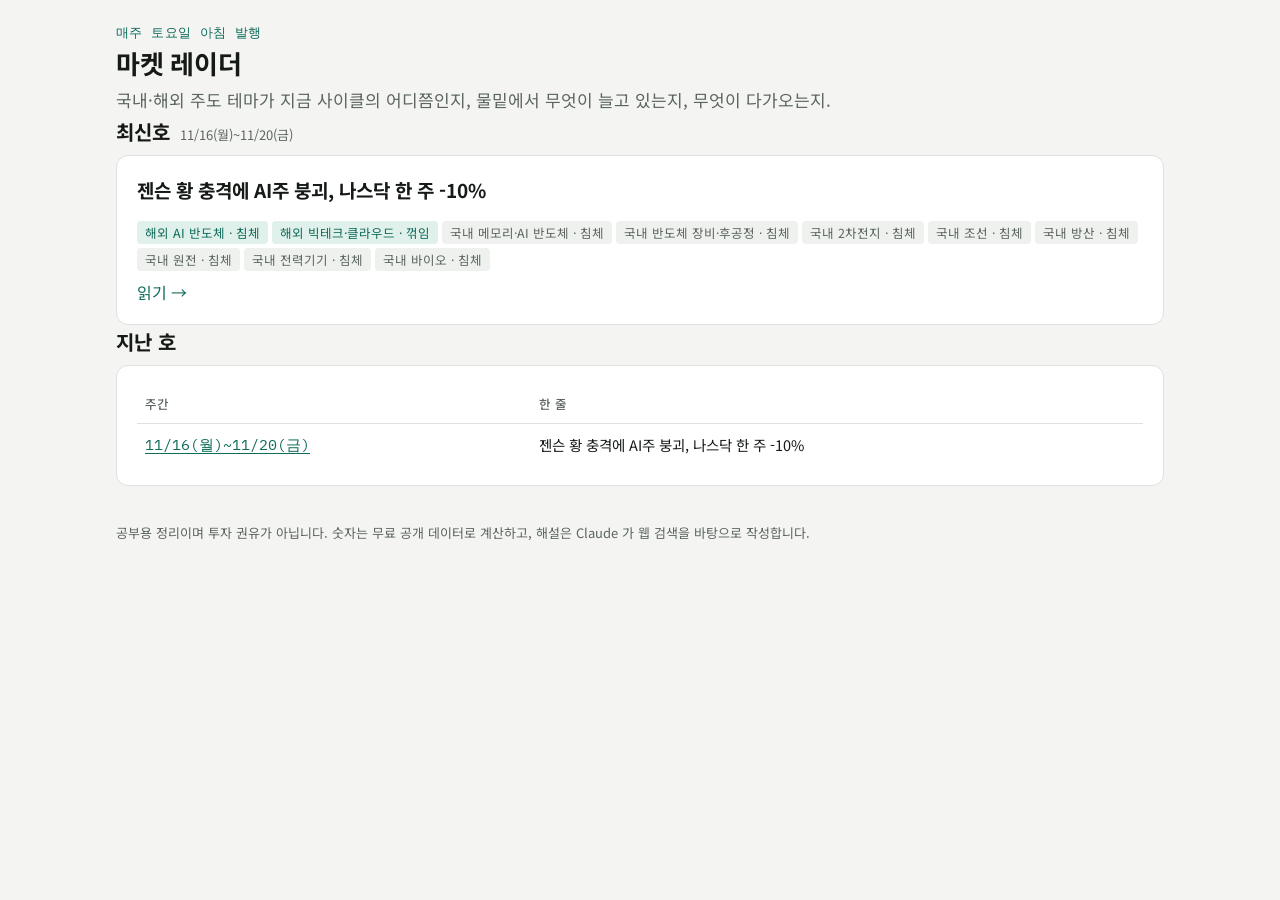
<file: index.html>
<!doctype html>
<html lang="ko">
<head>
<meta charset="utf-8">
<meta name="viewport" content="width=device-width, initial-scale=1, viewport-fit=cover">
<title>마켓 레이더</title>
<meta name="description" content="매주 토요일, 국내·해외 주식시장의 주도 테마 흐름과 물밑 키워드, 다가오는 이벤트를 정리합니다.">
<link rel="preconnect" href="https://fonts.googleapis.com">
<link rel="preconnect" href="https://fonts.gstatic.com" crossorigin>
<link rel="stylesheet" href="https://fonts.googleapis.com/css2?family=IBM+Plex+Mono:wght@400;500&family=Noto+Sans+KR:wght@400;500;600;700&display=swap" media="print" onload="this.media='all'">
<link rel="stylesheet" href="assets/radar.css">
</head>
<body>
<div class="wrap">
<header>
  <div class="eyebrow">매주 토요일 아침 발행</div>
  <h1>마켓 레이더</h1>
  <p class="headline">국내·해외 주도 테마가 지금 사이클의 어디쯤인지, 물밑에서 무엇이 늘고 있는지, 무엇이 다가오는지.</p>
</header>

<section>
  <h2>최신호 <small>11/16(월)~11/20(금)</small></h2>
  <a class="card" href="2026-11-21/" style="text-decoration:none;color:inherit;display:grid;gap:8px">
    <h3 style="font-size:19px;margin:0">젠슨 황 충격에 AI주 붕괴, 나스닥 한 주 -10%</h3>
<div class="tags"><span class="tag hot">해외 AI 반도체 · 침체</span><span class="tag hot">해외 빅테크·클라우드 · 꺾임</span><span class="tag">국내 메모리·AI 반도체 · 침체</span><span class="tag">국내 반도체 장비·후공정 · 침체</span><span class="tag">국내 2차전지 · 침체</span><span class="tag">국내 조선 · 침체</span><span class="tag">국내 방산 · 침체</span><span class="tag">국내 원전 · 침체</span><span class="tag">국내 전력기기 · 침체</span><span class="tag">국내 바이오 · 침체</span></div>    <span style="color:var(--accent)">읽기 →</span>
  </a>
</section>

<section>
  <h2>지난 호</h2>
  <div class="card"><div class="tbl-wrap"><table>
    <thead><tr><th>주간</th><th>한 줄</th></tr></thead>
    <tbody><tr><td class="num" style="white-space:nowrap"><a href="2026-11-21/">11/16(월)~11/20(금)</a></td><td>젠슨 황 충격에 AI주 붕괴, 나스닥 한 주 -10%</td></tr></tbody>
  </table></div></div>
</section>

<footer>
  <div>공부용 정리이며 투자 권유가 아닙니다. 숫자는 무료 공개 데이터로 계산하고, 해설은 Claude 가 웹 검색을 바탕으로 작성합니다.</div>
</footer>
</div>
</body>
</html>
</file>
<file: assets/radar.css>
/* 마켓 레이더 — 상단 고정 앱바 + 탭(페이지) 전환.
   '한눈에' 는 대시보드(짧은 카드), 나머지 탭은 읽는 페이지(제목 → 핵심 한 문장 → 본문 블록). */
:root {
  --bg: #f4f5f3; --surface: #ffffff; --ink: #161a17; --muted: #5c655f; --faint: #8a938d; --line: #dde2de; --chip: #eef1ee;
  --accent: #0f6b5a; --accent-soft: #e0f0eb; --up: #d13b1f; --down: #1d4ed8;
  --st-rise: #15803d; --st-hot: #c2410c; --st-roll: #b45309; --st-slump: #9f1239; --st-base: #475569; --st-rerise: #0f766e;
  --font: "Noto Sans KR", "Apple SD Gothic Neo", "Malgun Gothic", sans-serif;
  --mono: "IBM Plex Mono", ui-monospace, Consolas, monospace;
  --radius: 12px;
}
@media (prefers-color-scheme: dark) {
  :root {
    --bg: #0f1311; --surface: #171c19; --ink: #e5ebe7; --muted: #a3afa8; --faint: #7d8983; --line: #29312d; --chip: #1f2622;
    --accent: #4fd1b0; --accent-soft: #163029; --up: #ff7a59; --down: #7aa2ff;
    --st-rise: #22a35a; --st-hot: #e0661f; --st-roll: #c98a12; --st-slump: #c2304f; --st-base: #64748b; --st-rerise: #14a394;
    color-scheme: dark;
  }
}
* { box-sizing: border-box; }
/* hidden 속성이 .grid2 { display: grid } 같은 규칙에 지지 않게 — 국내/해외 패널 전환이 안 되던 원인 */
[hidden] { display: none !important; }
html { font-family: var(--font); }
body { margin: 0; background: var(--bg); color: var(--ink); font-family: var(--font); font-size: 16px; line-height: 1.7; }
a { color: var(--accent); text-underline-offset: 3px; }
:focus-visible { outline: 2px solid var(--accent); outline-offset: 2px; }
h1 { font-size: 26px; line-height: 1.35; margin: 2px 0 0; text-wrap: balance; letter-spacing: -0.01em; }
h2 { font-size: 20px; margin: 0 0 6px; display: flex; flex-wrap: wrap; gap: 2px 10px; align-items: baseline; }
h2 small { font-size: 13px; color: var(--muted); font-weight: 400; }
h3 { font-size: 16px; margin: 0 0 8px; }
.headline { font-size: 17px; color: var(--muted); margin: 6px 0 0; }
p { margin: 0 0 10px; }
.num { font-family: var(--mono); font-variant-numeric: tabular-nums; }
.muted { color: var(--muted); }
.up { color: var(--up); } .down { color: var(--down); }
.err { color: var(--muted); font-style: italic; font-size: 14px; }
.hint { color: var(--faint); font-size: 13px; margin: 6px 0 0; }

/* ── 앱바 + 탭 ───────────────────────── */
.appbar { position: sticky; top: 0; z-index: 10; background: var(--surface); border-bottom: 1px solid var(--line);
  padding-top: env(safe-area-inset-top, 0px); }
.appbar-in, .viewtabs { max-width: 1080px; margin: 0 auto;
  padding-left: max(16px, env(safe-area-inset-left, 0px)); padding-right: max(16px, env(safe-area-inset-right, 0px)); }
.appbar-in { display: flex; align-items: baseline; gap: 12px; padding-block: 10px 2px; }
.brand { font-weight: 700; color: var(--ink); text-decoration: none; font-size: 16px; }
.week { color: var(--muted); font-size: 13px; }
.archive { margin-left: auto; font-size: 13px; color: var(--muted); }
.viewtabs { display: flex; gap: 4px; overflow-x: auto; scrollbar-width: none; }
.viewtabs::-webkit-scrollbar { display: none; }
.viewtabs a { flex: none; padding: 10px 12px 9px; font-size: 15px; color: var(--muted); text-decoration: none;
  border-bottom: 3px solid transparent; white-space: nowrap; }
.viewtabs a:hover { color: var(--ink); }
.viewtabs a[aria-current="page"] { color: var(--ink); font-weight: 600; border-bottom-color: var(--accent); }

/* ── 본문 틀 ─────────────────────────── */
.wrap { max-width: 1080px; margin: 0 auto; padding-block: 22px 64px;
  padding-left: max(16px, env(safe-area-inset-left, 0px)); padding-right: max(16px, env(safe-area-inset-right, 0px)); }
.view { display: grid; gap: 16px; min-width: 0; }
.js .view[hidden] { display: none; }
.view + .view { margin-top: 40px; }           /* JS 없을 때 전부 이어서 보일 경우 간격 */
.js .view + .view { margin-top: 0; }
.viewtitle { font-size: 22px; margin: 4px 0 0; display: flex; flex-wrap: wrap; gap: 2px 10px; align-items: baseline; }
.viewtitle small { font-size: 13px; color: var(--muted); font-weight: 400; }
.card { background: var(--surface); border: 1px solid var(--line); border-radius: var(--radius); padding: 18px 20px; min-width: 0; }
.cardhead { display: flex; justify-content: space-between; align-items: baseline; gap: 10px; margin-bottom: 10px; }
.cardtitle { font-size: 17px; margin: 0; display: flex; gap: 8px; align-items: baseline; }
.cardtitle small { font-size: 13px; color: var(--muted); font-weight: 400; }
.more { font-size: 14px; white-space: nowrap; text-decoration: none; font-weight: 500; }
.minihead { font-size: 13px; color: var(--muted); font-weight: 600; margin: 12px 0 4px; letter-spacing: .02em; }
.minihead:first-of-type { margin-top: 0; }
.cardhead + .minihead { margin-top: 0; }
.grid2 { display: grid; grid-template-columns: repeat(2, minmax(0, 1fr)); gap: 14px; }
.statline { font-size: 15px; margin: 0 0 6px; }
.statline b { font-size: 17px; }

/* ── 한눈에 ─────────────────────────── */
.hero { display: grid; gap: 2px; }
.eyebrow { font-family: var(--mono); font-size: 12.5px; color: var(--accent); letter-spacing: .03em; }
.score { display: grid; grid-template-columns: repeat(4, minmax(0, 1fr)); gap: 1px; background: var(--line);
  border: 1px solid var(--line); border-radius: var(--radius); overflow: hidden; }
.score > div { background: var(--surface); padding: 12px 16px; display: grid; gap: 0; }
.score .l { font-size: 13px; color: var(--muted); }
.score .v { font-size: 22px; font-weight: 500; line-height: 1.35; }
.score .c { font-size: 13.5px; }
.keycard { padding: 16px 20px; }
.keycard .cardtitle { margin-bottom: 8px; }
.keypoints { margin: 0; padding-left: 22px; display: grid; gap: 8px; font-size: 16.5px; line-height: 1.6; }
.keypoints li::marker { color: var(--accent); font-family: var(--mono); font-weight: 600; }
.stagebar { display: flex; height: 30px; border-radius: 8px; overflow: hidden; gap: 2px; margin-bottom: 14px; }
.stagebar span { display: flex; align-items: center; justify-content: center; color: #fff; font-size: 12.5px; font-weight: 600;
  white-space: nowrap; overflow: hidden; min-width: 64px; padding: 0 8px; }
.ov-cols { display: grid; grid-template-columns: repeat(3, minmax(0, 1fr)); gap: 18px; }
.ov-grid { display: grid; grid-template-columns: repeat(3, minmax(0, 1fr)); gap: 14px; }
.mini { list-style: none; margin: 0; padding: 0; display: grid; gap: 6px; font-size: 15px; }
.mini li { display: flex; justify-content: space-between; gap: 10px; align-items: baseline; min-width: 0; }
.mini li > span { min-width: 0; overflow-wrap: anywhere; }
.mini li > b { white-space: nowrap; font-weight: 600; }
.events-mini li { justify-content: flex-start; }
.events-mini li > span:first-child { flex: none; width: 44px; font-size: 13px; }
.events-mini .imp { margin-left: auto; }
.opinion { border-color: var(--accent); background: var(--accent-soft); }
.opinion p { max-width: 46em; }
.note { font-size: 14.5px; color: var(--muted); margin: 8px 0 0; }

/* ── 지수 흐름 + 큰 뉴스 카드 ─────────── */
.ixhead { display: flex; flex-wrap: wrap; justify-content: space-between; align-items: center; gap: 10px; }
.ixctl { display: flex; flex-wrap: wrap; gap: 8px; }
.seg { display: inline-flex; border: 1px solid var(--line); border-radius: 999px; padding: 2px; background: var(--chip); }
.seg button { font: inherit; font-size: 13.5px; border: 0; background: none; color: var(--muted); padding: 5px 12px; border-radius: 999px; cursor: pointer; }
.seg button[aria-pressed="true"] { background: var(--surface); color: var(--ink); font-weight: 600; box-shadow: 0 1px 2px rgba(0,0,0,.08); }
.ixstat { margin: 8px 0 4px; font-size: 15px; color: var(--muted); }
.ixstat b { color: var(--ink); }
.ixstat b.up { color: var(--up); } .ixstat b.down { color: var(--down); }
.ixstage { position: relative; }
.ixlane { position: relative; }
.ixcanvas { position: relative; height: 280px; }
.evcard { position: absolute; width: 156px; display: grid; gap: 2px; padding: 6px 9px; border-radius: 8px; background: var(--surface);
  border: 1px solid var(--line); border-top: 3px solid var(--up); text-decoration: none; color: var(--ink); font-size: 12.5px; line-height: 1.35;
  box-shadow: 0 1px 3px rgba(0,0,0,.06); }
.evcard.down { border-top-color: var(--down); }
.evcard .h { font-family: var(--mono); font-size: 11.5px; color: var(--muted); }
.evcard .h b { color: var(--up); } .evcard.down .h b { color: var(--down); }
.evcard .no { margin-right: 4px; font-family: var(--font); }
.evcard .t { font-weight: 600; display: -webkit-box; -webkit-line-clamp: 2; -webkit-box-orient: vertical; overflow: hidden; }
a.evcard:hover, button.evcard:hover { border-color: var(--accent); }
button.evcard { font: inherit; color: inherit; text-align: left; cursor: pointer; }
.evcard[aria-pressed="true"] { border-color: var(--accent); box-shadow: 0 0 0 2px var(--accent); }
.ixdetail { margin-top: 12px; padding: 14px 16px; border: 1px solid var(--line); border-radius: 10px; background: var(--surface); display: grid; gap: 6px; }
.ixdetail .h { font-family: var(--mono); font-size: 13px; color: var(--muted); }
.ixdetail .h b.up { color: var(--up); } .ixdetail .h b.down { color: var(--down); }
.ixdetail .no { margin-right: 6px; font-family: var(--font); color: var(--accent); }
.ixdetail .t { font-weight: 600; font-size: 16.5px; }
.ixdetail .why { margin: 0; color: var(--muted); font-size: 15px; }
.ixdetail .go { justify-self: start; font-size: 14px; color: var(--accent); }
.brief { margin-top: 8px; padding: 8px 12px; border-radius: 8px; background: var(--chip); font-size: 14.5px; line-height: 1.65; }
.brief summary { cursor: pointer; color: var(--accent); font-size: 13.5px; }
.brief .lbl { color: var(--accent); font-size: 13px; }
.brief p { margin: 4px 0 0; } .brief .bt { font-weight: 600; }
.brief a { font-size: 13.5px; color: var(--accent); }
.ixlane.bottom .evcard { margin-top: 6px; }
.ixlane.top .evcard { margin-bottom: 6px; }
.ixlist { list-style: none; margin: 12px 0 0; padding: 0; display: none; gap: 10px; }
.ixlist li { display: grid; grid-template-columns: 22px 44px 58px minmax(0, 1fr); gap: 6px; align-items: baseline; font-size: 14.5px; }
.ixlist .no { color: var(--accent); font-weight: 600; }
.ixlist .tx { display: grid; gap: 2px; }
.ixlist .why { color: var(--muted); font-size: 13.5px; }

/* ── 해설 블록: 제목 → 핵심 한 문장 → 본문 ─ */
.blocks { display: grid; gap: 12px; }
.block { display: grid; gap: 6px; }
.b-title { display: flex; gap: 10px; align-items: baseline; font-size: 18px; margin: 0; line-height: 1.4; }
.b-no { color: var(--accent); font-size: 13px; font-weight: 600; flex: none; }
.b-point { font-size: 16.5px; font-weight: 600; margin: 0; line-height: 1.55; max-width: 44em; }
.b-body { color: var(--muted); margin: 0; max-width: 46em; line-height: 1.75; }
.prose p { max-width: 46em; margin-bottom: 14px; }
.prose p:last-child { margin-bottom: 0; }
.scen { display: grid; gap: 12px; }
.scen > div { padding: 12px 14px; background: var(--chip); border-radius: 10px; }
.scen .if { font-weight: 600; }
.scen .then { color: var(--muted); }

/* ── 테마 ───────────────────────────── */
.cycle { display: grid; background: var(--surface); border: 1px solid var(--line); border-radius: var(--radius); }
.cycle .col { display: grid; grid-template-columns: 150px minmax(0, 1fr); gap: 10px; align-items: center; padding: 10px 16px; border-top: 1px solid var(--line); min-width: 0; }
.cycle .col:first-child { border-top: 0; }
.cycle .col h4 { margin: 0; font-size: 13px; display: grid; gap: 2px; justify-items: start; }
.cycle .col h4 span:last-child { font-weight: 400; color: var(--muted); font-size: 12px; }
.cycle .chips { display: flex; flex-wrap: wrap; gap: 6px; }
.cycle .arrow { font-size: 13px; color: var(--faint); }
.mtag { font-family: var(--mono); font-size: 11px; color: var(--muted); border: 1px solid var(--line); border-radius: 4px; padding: 0 4px; margin-right: 5px; font-weight: 400; }
.tchip { font-size: 13.5px; padding: 3px 10px; border-radius: 6px; background: var(--chip); display: inline-flex; align-items: baseline; gap: 6px; }
.tchip b { font-weight: 500; overflow-wrap: anywhere; }
.tchip.changed { outline: 2px solid var(--accent); }
.mk { font-family: var(--mono); font-size: 11.5px; color: var(--muted); }
.stage { display: inline-block; font-size: 12.5px; padding: 1px 9px; border-radius: 999px; color: #fff; font-weight: 600; white-space: nowrap; }
.s-상승 { background: var(--st-rise); } .s-과열 { background: var(--st-hot); } .s-꺾임 { background: var(--st-roll); }
.s-침체 { background: var(--st-slump); } .s-바닥 { background: var(--st-base); } .s-재상승 { background: var(--st-rerise); }
.tabs { display: flex; gap: 6px; }
.tabs button { font: inherit; font-size: 14px; border: 1px solid var(--line); background: var(--surface); color: var(--ink); border-radius: 999px; padding: 6px 16px; cursor: pointer; }
.tabs button[aria-pressed="true"] { background: var(--ink); color: var(--surface); border-color: var(--ink); }
.theme-card { display: grid; grid-template-columns: minmax(0, 1fr); gap: 8px; }
.theme-card > * { min-width: 0; }
.theme-card header { display: flex; justify-content: space-between; align-items: baseline; gap: 8px; }
.theme-card .stats { display: flex; flex-wrap: wrap; gap: 4px 14px; font-size: 13.5px; color: var(--muted); }
.theme-card .stats b { color: var(--ink); font-weight: 600; font-family: var(--mono); }
.theme-card .stats b.up { color: var(--up); } .theme-card .stats b.down { color: var(--down); }
.chart { position: relative; height: 160px; width: 100%; min-width: 0; }
.tickers { font-size: 12px; color: var(--faint); font-family: var(--mono); }

/* ── 사건·일정 ─────────────────────── */
.events { display: grid; gap: 14px; }
.event { display: grid; grid-template-columns: 70px minmax(0, 1fr); gap: 12px; padding-bottom: 14px; border-bottom: 1px solid var(--line); }
.event:last-child { border-bottom: 0; padding-bottom: 0; }
.event .d { font-family: var(--mono); font-size: 13px; color: var(--muted); display: grid; gap: 4px; align-content: start; justify-items: start; }
.event .t { font-weight: 600; font-size: 16px; line-height: 1.45; margin-bottom: 4px; }
.event .r { font-size: 15px; line-height: 1.65; }
.imp { font-family: var(--font); font-size: 12px; padding: 1px 8px; border-radius: 4px; background: var(--chip); color: var(--muted); white-space: nowrap; font-weight: 500; }
.imp.상 { background: var(--up); color: #fff; }
.tags { display: flex; flex-wrap: wrap; gap: 4px; margin-top: 6px; }
.tag { font-size: 12.5px; padding: 1px 8px; border-radius: 4px; background: var(--chip); color: var(--muted); text-decoration: none; }
a.tag { color: var(--accent); }
.tag.hot { background: var(--accent-soft); color: var(--accent); }

/* ── 표·키워드 ─────────────────────── */
.tbl-wrap { overflow-x: auto; }
table { width: 100%; border-collapse: collapse; font-size: 14.5px; }
th, td { text-align: left; padding: 9px 8px; border-bottom: 1px solid var(--line); vertical-align: top; }
tr:last-child td { border-bottom: 0; }
th { font-size: 12.5px; color: var(--muted); font-weight: 500; white-space: nowrap; }
td.n { font-family: var(--mono); text-align: right; white-space: nowrap; }
.kw { display: flex; flex-wrap: wrap; gap: 6px; }
.kw span { font-size: 14px; padding: 3px 11px; border-radius: 999px; background: var(--chip); }
.kw span small { font-family: var(--mono); font-size: 11.5px; color: var(--muted); margin-left: 5px; }
.kw.hot span { background: var(--accent-soft); color: var(--accent); }
.radar-flag { font-size: 12.5px; color: var(--accent); font-weight: 600; white-space: nowrap; }
.fold > summary { cursor: pointer; font-weight: 600; font-size: 15px; }
details.fold[open] > summary { margin-bottom: 10px; }

footer { margin-top: 36px; font-size: 13px; color: var(--muted); display: grid; gap: 6px; }
.sources summary { cursor: pointer; color: var(--ink); font-weight: 500; padding: 6px 0; }
.sources ul { margin: 6px 0 0; padding-left: 18px; columns: 2; column-gap: 24px; }
.sources li { margin-bottom: 4px; }

/* 넓은 화면: 테마 카드 3열 */
@media (min-width: 1000px) {
  [data-panel] { grid-template-columns: repeat(3, minmax(0, 1fr)); }
}
@media (max-width: 900px) {
  .ov-grid { grid-template-columns: repeat(2, minmax(0, 1fr)); }
}
@media (max-width: 680px) {
  h1 { font-size: 22px; }
  .score { grid-template-columns: repeat(2, minmax(0, 1fr)); }
  .score .v { font-size: 19px; }
  .ov-grid, .ov-cols, .grid2 { grid-template-columns: minmax(0, 1fr); }
  .ov-cols { gap: 10px; }
  .cycle .col { grid-template-columns: minmax(0, 1fr); gap: 6px; }
  .event { grid-template-columns: minmax(0, 1fr); gap: 4px; }
  .event .d { display: flex; gap: 8px; align-items: center; }
  .card { padding: 16px; }
  .sources ul { columns: 1; }
  .viewtabs a { padding: 10px 10px 9px; font-size: 14.5px; }
  .b-title { font-size: 17px; }
  .ixlane { display: none; }          /* 좁은 화면: 차트 위 카드 대신 번호 목록 */
  .ixlist { display: grid; }
  .ixcanvas { height: 220px; }
  .seg button { padding: 5px 9px; font-size: 13px; }
}
@media (prefers-reduced-motion: reduce) { * { scroll-behavior: auto !important; } }

/* 과거 비슷한 국면 */
.hnow { grid-template-columns: repeat(auto-fit, minmax(240px, 1fr)); }
.hchart { position: relative; height: 320px; margin-top: 8px; }
.htbl td.num, .htbl th.num { text-align: right; font-family: var(--mono); white-space: nowrap; }
.htbl td.up { color: var(--up); } .htbl td.down { color: var(--down); }
.htbl tr.gap td { color: var(--muted); font-size: 12.5px; padding-top: 14px; border-bottom: 1px solid var(--line); }
.wins { display: inline-block; min-width: 34px; text-align: center; font-family: var(--mono); font-size: 13px; padding: 1px 6px; border-radius: 4px; background: var(--chip); }
.wins.w4, .wins.w9, .wins.w8, .wins.w7 { background: color-mix(in srgb, var(--up) 18%, transparent); color: var(--up); font-weight: 600; }
.wins.w0 { background: color-mix(in srgb, var(--down) 16%, transparent); color: var(--down); font-weight: 600; }
.hep li { align-items: flex-start; }
@media (max-width: 680px) { .hchart { height: 260px; } }

/* 구루 5인 생각 */
.guru h3 { margin-bottom: 6px; }
.g-sum { font-size: 16px; font-weight: 600; margin: 0 0 8px; line-height: 1.5; }
.g-stance { margin: 0 0 8px; }
.g-stance span { display: inline-block; font-size: 13px; padding: 2px 10px; border-radius: 999px; background: var(--accent-soft); color: var(--accent); font-weight: 600; }
.g-pts { margin: 0 0 10px; padding-left: 18px; display: grid; gap: 6px; font-size: 15px; line-height: 1.55; }
.g-src { font-size: 12.5px; white-space: nowrap; }
.g-kw { margin-bottom: 8px; }
.gurus + .hint { margin-bottom: 22px; }
</file>
